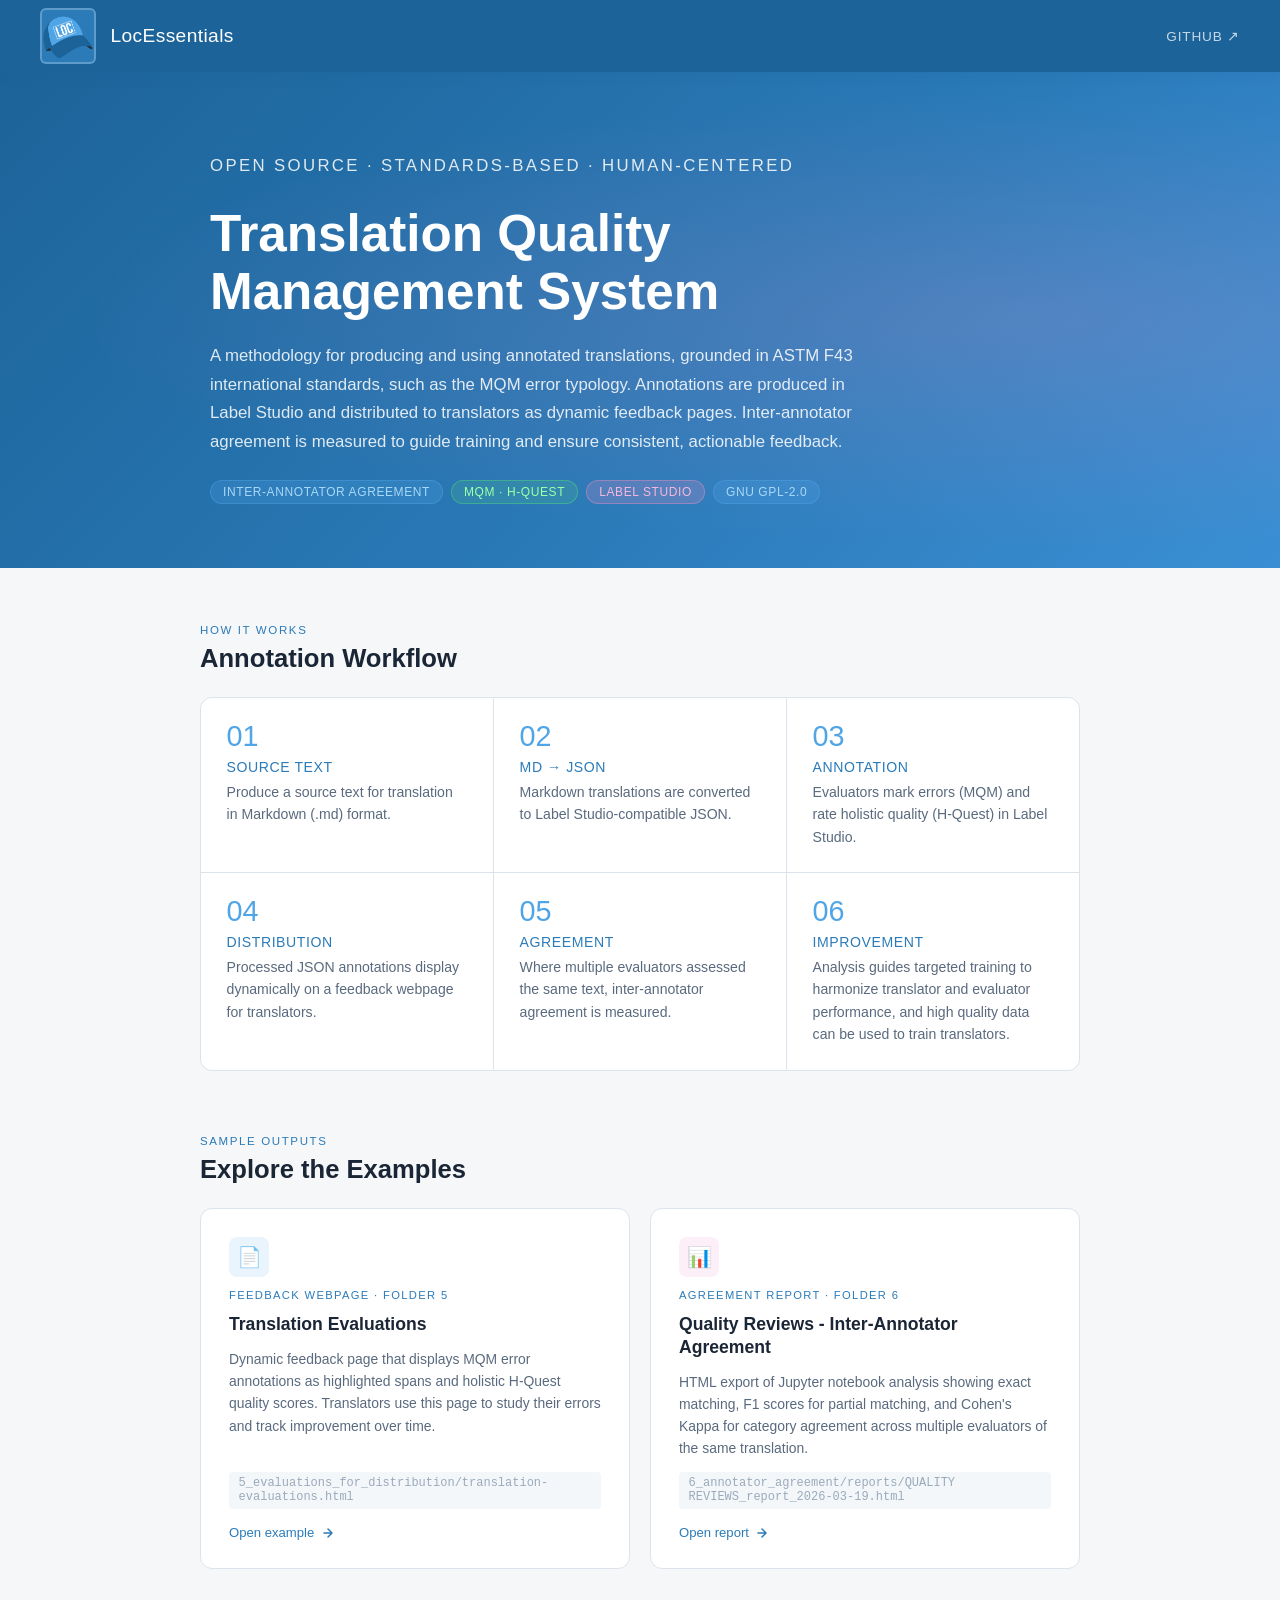
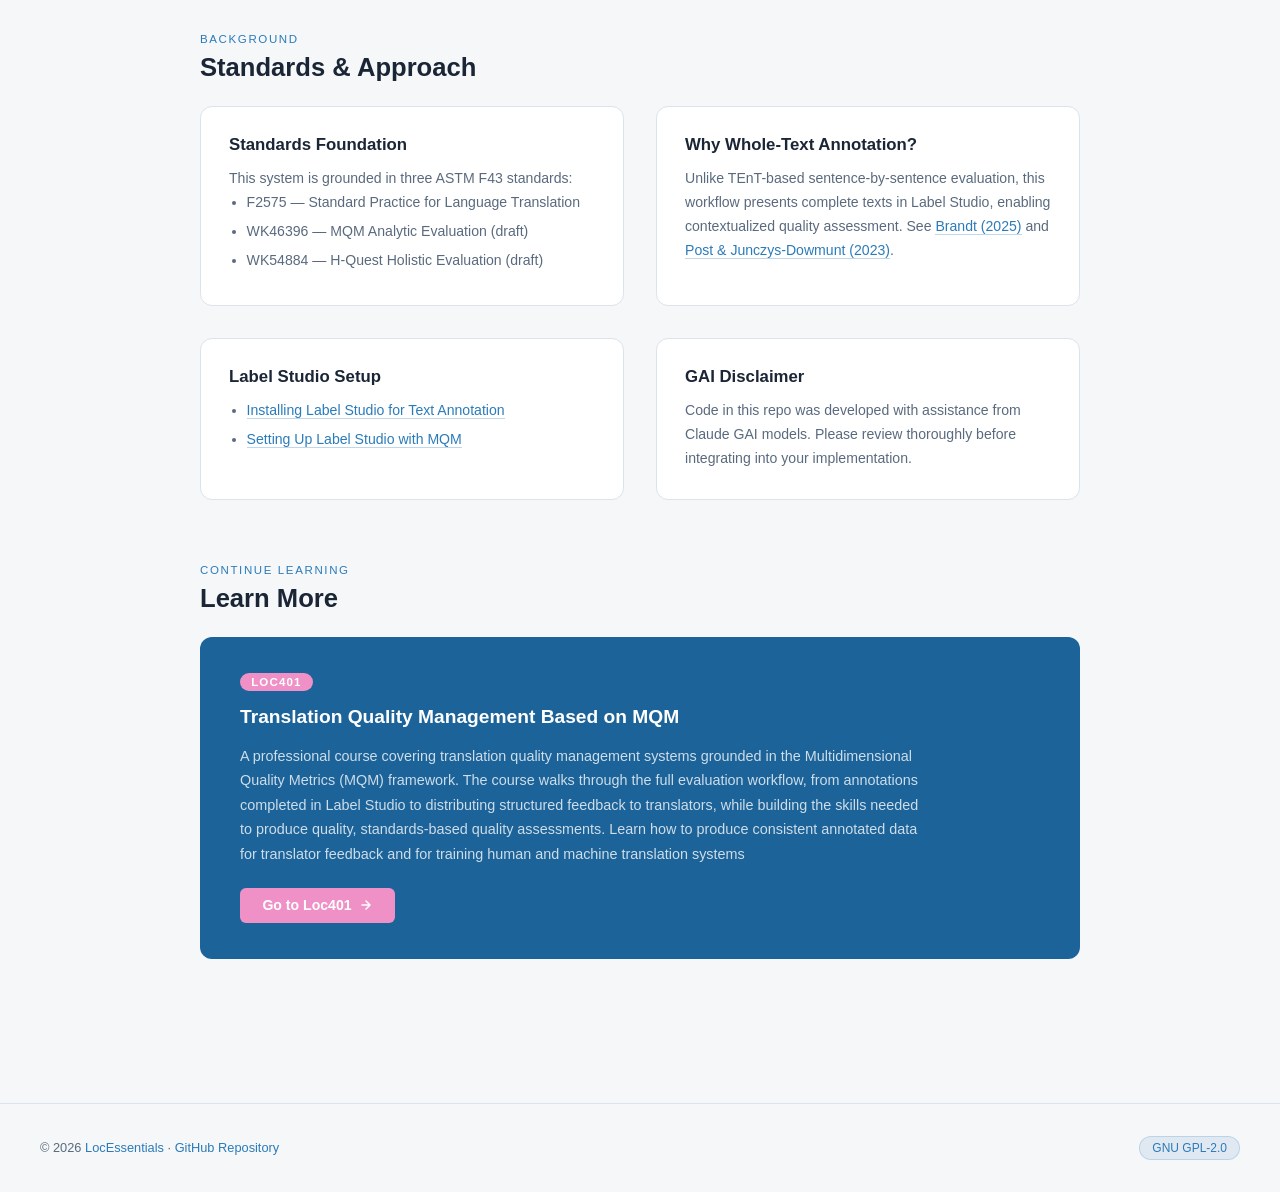
<file: index.html>
<!DOCTYPE html>
<html lang="en">
<head>
  <meta charset="UTF-8" />
  <meta name="viewport" content="width=device-width, initial-scale=1.0" />
  <title>Translation Quality Management — LocEssentials</title>

  <style>
    :root {
      --pink:        #ef91c6;
      --light-blue:  #50A5E6;
      --mid-blue:    #2b7bb9;
      --dark-blue:   #1c6399;
      --neon-green:  #60ff6c;
      --dark-green:  #1f6944;
      --dark-pink:   #691f44;
      --yellow:      #ffbc00;
      --alabaster:   #F5F7F9;
      --ink:         #1a2535;
      --muted:       #5a6a7e;
    }

    *, *::before, *::after { box-sizing: border-box; margin: 0; padding: 0; }

    body {
      font-family: Arial, sans-serif;
      font-weight: 400;
      background: var(--alabaster);
      color: var(--ink);
      min-height: 100vh;
    }

    /* ── HEADER ── */
    header {
      background: var(--dark-blue);
      padding: 0 2.5rem;
      display: flex;
      align-items: center;
      justify-content: space-between;
      height: 72px;
      position: sticky;
      top: 0;
      z-index: 100;
      box-shadow: 0 2px 12px rgba(28,99,153,0.18);
    }

    .logo-area {
      display: flex;
      align-items: center;
      gap: 0.9rem;
      text-decoration: none;
    }

    /* Placeholder cap logo */
    .logo-placeholder {
      width: 56px;
      height: 56px;
      border-radius: 6px;
      background: var(--mid-blue);
      border: 2px solid rgba(255,255,255,0.25);
      display: flex;
      align-items: center;
      justify-content: center;
      overflow: hidden;
    }
    .logo-placeholder img {
      width: 100%;
      height: 100%;
      object-fit: contain;
    }

    .logo-wordmark {
      font-family: Arial, sans-serif;
      font-size: 1.2rem;
      color: #fff;
      letter-spacing: 0.02em;
    }
    .logo-wordmark span {
      color: #fff;
    }

    nav a {
      color: rgba(255,255,255,0.75);
      text-decoration: none;
      font-size: 0.85rem;
      font-weight: 400;
      letter-spacing: 0.06em;
      text-transform: uppercase;
      transition: color 0.2s;
    }
    nav a:hover { color: var(--pink); }

    /* ── HERO ── */
    .hero {
      background: linear-gradient(135deg, var(--dark-blue) 0%, var(--mid-blue) 60%, #3a8fd4 100%);
      color: #fff;
      padding: 5rem 2.5rem 4rem;
      position: relative;
      overflow: hidden;
    }
    .hero::before {
      content: '';
      position: absolute;
      inset: 0;
      background: radial-gradient(ellipse at 80% 50%, rgba(239,145,198,0.18) 0%, transparent 65%);
    }
    .hero-inner {
      max-width: 860px;
      margin: 0 auto;
      position: relative;
    }
    .hero-eyebrow {
      font-size: 0.78rem;
      font-weight: 500;
      letter-spacing: 0.14em;
      text-transform: uppercase;
      color: var(--pink);
      margin-bottom: 1rem;
    }
    .hero h1 {
      font-family: Arial, sans-serif;
      font-size: clamp(2rem, 5vw, 3.2rem);
      line-height: 1.15;
      margin-bottom: 1.25rem;
    }
    .hero p {
      font-size: 1.05rem;
      line-height: 1.7;
      color: rgba(255,255,255,0.85);
      max-width: 680px;
      margin-bottom: 1.5rem;
    }
    .hero-tags {
      display: flex;
      flex-wrap: wrap;
      gap: 0.5rem;
    }
    .tag {
      display: inline-block;
      padding: 0.25rem 0.75rem;
      border-radius: 999px;
      font-size: 0.75rem;
      font-weight: 500;
      letter-spacing: 0.05em;
      text-transform: uppercase;
    }
    .tag-blue  { background: rgba(80,165,230,0.25); color: #a8d8f8; border: 1px solid rgba(80,165,230,0.4); }
    .tag-pink  { background: rgba(239,145,198,0.2); color: #f5b8dc; border: 1px solid rgba(239,145,198,0.4); }
    .tag-green { background: rgba(96,255,108,0.12); color: #9fffaa; border: 1px solid rgba(96,255,108,0.3); }

    /* ── MAIN CONTENT ── */
    main {
      max-width: 960px;
      margin: 0 auto;
      padding: 3.5rem 2.5rem 5rem;
    }

    /* ── SECTION HEADER ── */
    .section-label {
      font-size: 0.72rem;
      font-weight: 500;
      letter-spacing: 0.14em;
      text-transform: uppercase;
      color: var(--mid-blue);
      margin-bottom: 0.5rem;
    }
    .section-title {
      font-family: Arial, sans-serif;
      font-size: 1.6rem;
      color: var(--ink);
      margin-bottom: 1.5rem;
    }

    /* ── WORKFLOW STEPS ── */
    .workflow {
      display: grid;
      grid-template-columns: repeat(auto-fill, minmax(260px, 1fr));
      gap: 1px;
      background: #dde3ea;
      border: 1px solid #dde3ea;
      border-radius: 12px;
      overflow: hidden;
      margin-bottom: 4rem;
    }
    .step {
      background: #fff;
      padding: 1.5rem 1.6rem;
      transition: background 0.2s;
    }
    .step:hover { background: #f0f6fc; }
    .step-num {
      font-family: Arial, sans-serif;
      font-size: 1.8rem;
      color: var(--light-blue);
      line-height: 1;
      margin-bottom: 0.5rem;
    }
    .step h3 {
      font-size: 0.88rem;
      font-weight: 500;
      letter-spacing: 0.04em;
      text-transform: uppercase;
      color: var(--mid-blue);
      margin-bottom: 0.35rem;
    }
    .step p {
      font-size: 0.88rem;
      line-height: 1.6;
      color: var(--muted);
    }

    /* ── SAMPLE FILES ── */
    .samples-grid {
      display: grid;
      grid-template-columns: repeat(auto-fill, minmax(300px, 1fr));
      gap: 1.25rem;
      margin-bottom: 4rem;
    }
    .sample-card {
      background: #fff;
      border: 1px solid #dde3ea;
      border-radius: 12px;
      padding: 1.75rem;
      text-decoration: none;
      color: inherit;
      display: flex;
      flex-direction: column;
      gap: 0.75rem;
      transition: box-shadow 0.2s, transform 0.2s, border-color 0.2s;
      position: relative;
      overflow: hidden;
    }
    .sample-card::before {
      content: '';
      position: absolute;
      top: 0; left: 0; right: 0;
      height: 3px;
      opacity: 0;
      transition: opacity 0.2s;
    }
    .sample-card:hover {
      box-shadow: 0 8px 28px rgba(43,123,185,0.13);
      transform: translateY(-2px);
      border-color: var(--light-blue);
    }
    .sample-card:hover::before { opacity: 1; }

    .card-icon {
      width: 40px; height: 40px;
      border-radius: 8px;
      display: flex; align-items: center; justify-content: center;
      font-size: 1.25rem;
    }
    .card-icon-blue { background: rgba(80,165,230,0.12); }
    .card-icon-pink { background: rgba(239,145,198,0.15); }

    .card-type {
      font-size: 0.7rem;
      font-weight: 500;
      letter-spacing: 0.12em;
      text-transform: uppercase;
      color: var(--mid-blue);
    }
    .sample-card h3 {
      font-family: Arial, sans-serif;
      font-size: 1.1rem;
      line-height: 1.3;
      color: var(--ink);
    }
    .sample-card p {
      font-size: 0.87rem;
      line-height: 1.6;
      color: var(--muted);
      flex: 1;
    }
    .card-path {
      font-size: 0.75rem;
      color: #9aaabb;
      font-family: 'Courier New', monospace;
      background: #f4f7fa;
      padding: 0.3rem 0.6rem;
      border-radius: 4px;
    }
    .card-cta {
      display: inline-flex;
      align-items: center;
      gap: 0.4rem;
      font-size: 0.82rem;
      font-weight: 500;
      color: var(--mid-blue);
      margin-top: 0.25rem;
    }
    .card-cta svg { transition: transform 0.2s; }
    .sample-card:hover .card-cta svg { transform: translateX(3px); }

    /* ── ABOUT SECTION ── */
    .about-grid {
      display: grid;
      grid-template-columns: 1fr 1fr;
      gap: 2rem;
      margin-bottom: 4rem;
    }
    @media (max-width: 640px) { .about-grid { grid-template-columns: 1fr; } }
    .about-block {
      background: #fff;
      border: 1px solid #dde3ea;
      border-radius: 12px;
      padding: 1.75rem;
    }
    .about-block h3 {
      font-family: Arial, sans-serif;
      font-size: 1.05rem;
      margin-bottom: 0.75rem;
      color: var(--ink);
    }
    .about-block p, .about-block li {
      font-size: 0.88rem;
      line-height: 1.7;
      color: var(--muted);
    }
    .about-block ul {
      padding-left: 1.1rem;
    }
    .about-block li { margin-bottom: 0.3rem; }
    .about-block a {
      color: var(--mid-blue);
      text-decoration: none;
      border-bottom: 1px solid rgba(43,123,185,0.3);
      transition: border-color 0.2s;
    }
    .about-block a:hover { border-color: var(--mid-blue); }

    /* ── FOOTER ── */
    footer {
      border-top: 1px solid #dde3ea;
      padding: 2rem 2.5rem;
      display: flex;
      align-items: center;
      justify-content: space-between;
      flex-wrap: wrap;
      gap: 1rem;
    }
    .footer-left {
      font-size: 0.8rem;
      color: var(--muted);
    }
    .footer-left a {
      color: var(--mid-blue);
      text-decoration: none;
    }
    .footer-left a:hover { text-decoration: underline; }
    .license-badge {
      font-size: 0.75rem;
      padding: 0.25rem 0.75rem;
      border-radius: 999px;
      background: rgba(43,123,185,0.1);
      color: var(--mid-blue);
      border: 1px solid rgba(43,123,185,0.2);
    }

    /* ── LEARN MORE ── */
    .learn-more-card {
      background: var(--dark-blue);
      border-radius: 12px;
      overflow: hidden;
      margin-bottom: 4rem;
    }
    .learn-more-inner {
      padding: 2.25rem 2.5rem;
      display: flex;
      flex-direction: column;
      gap: 0.85rem;
    }
    .course-tag {
      display: inline-block;
      width: fit-content;
      padding: 0.2rem 0.7rem;
      border-radius: 999px;
      font-size: 0.72rem;
      font-weight: 700;
      letter-spacing: 0.1em;
      text-transform: uppercase;
      background: var(--pink);
      color: #fff;
    }
    .learn-more-card h3 {
      font-size: 1.2rem;
      font-weight: 700;
      color: #fff;
      line-height: 1.3;
    }
    .learn-more-card p {
      font-size: 0.9rem;
      line-height: 1.7;
      color: rgba(255,255,255,0.78);
      max-width: 680px;
    }
    .learn-more-btn {
      display: inline-flex;
      align-items: center;
      gap: 0.45rem;
      margin-top: 0.5rem;
      padding: 0.6rem 1.4rem;
      border-radius: 6px;
      background: var(--pink);
      color: #fff;
      font-size: 0.88rem;
      font-weight: 600;
      text-decoration: none;
      width: fit-content;
      transition: background 0.2s, transform 0.15s;
    }
    .learn-more-btn:hover {
      background: #e87dbf;
      transform: translateY(-1px);
    }
    .learn-more-btn svg { transition: transform 0.2s; }
    .learn-more-btn:hover svg { transform: translateX(3px); }

    /* ── RESPONSIVE ── */
    @media (max-width: 600px) {
      header { padding: 0 1.25rem; }
      .hero  { padding: 3rem 1.25rem 2.5rem; }
      main   { padding: 2.5rem 1.25rem 4rem; }
    }
  </style>
</head>
<body>

<!-- HEADER -->
<header>
  <a class="logo-area" href="#">
    <div class="logo-placeholder">
      <img src="LocCapTransparentTilted.png" alt="LocEssentials logo">
    </div>
    <span class="logo-wordmark">Loc<span>Essentials</span></span>
  </a>
  <nav>
    <a href="https://github.com/locessentials/translation-quality-evaluation" target="_blank">GitHub ↗</a>
  </nav>
</header>

<!-- HERO -->
<section class="hero">
  <div class="hero-inner">
    <p class="hero-eyebrow">Open Source · Standards-Based · Human-Centered</p>
    <h1>Translation Quality<br>Management System</h1>
    <p>
      A methodology for producing and using annotated translations, grounded in ASTM F43 international standards, such as the MQM error typology. Annotations are produced in Label Studio and distributed to translators as dynamic feedback pages. Inter-annotator agreement is measured to guide training and ensure consistent, actionable feedback.
    </p>
    <div class="hero-tags">
      <span class="tag tag-blue">Inter-Annotator Agreement</span>
      <span class="tag tag-green">MQM · H-Quest</span>
      <span class="tag tag-pink">Label Studio</span>

      <span class="tag tag-blue">GNU GPL-2.0</span>
    </div>
  </div>
</section>

<!-- MAIN -->
<main>

  <!-- WORKFLOW -->
  <p class="section-label">How it works</p>
  <h2 class="section-title">Annotation Workflow</h2>
  <div class="workflow">
    <div class="step">
      <div class="step-num">01</div>
      <h3>Source Text</h3>
      <p>Produce a source text for translation in Markdown (.md) format.</p>
    </div>
    <div class="step">
      <div class="step-num">02</div>
      <h3>MD → JSON</h3>
      <p>Markdown translations are converted to Label Studio-compatible JSON.</p>
    </div>
    <div class="step">
      <div class="step-num">03</div>
      <h3>Annotation</h3>
      <p>Evaluators mark errors (MQM) and rate holistic quality (H-Quest) in Label Studio.</p>
    </div>
    <div class="step">
      <div class="step-num">04</div>
      <h3>Distribution</h3>
      <p>Processed JSON annotations display dynamically on a feedback webpage for translators.</p>
    </div>
    <div class="step">
      <div class="step-num">05</div>
      <h3>Agreement</h3>
      <p>Where multiple evaluators assessed the same text, inter-annotator agreement is measured.</p>
    </div>
    <div class="step">
      <div class="step-num">06</div>
      <h3>Improvement</h3>
      <p>Analysis guides targeted training to harmonize translator and evaluator performance, and high quality data can be used to train translators.</p>
    </div>
  </div>

  <!-- SAMPLE FILES -->
  <p class="section-label">Sample outputs</p>
  <h2 class="section-title">Explore the Examples</h2>
  <div class="samples-grid">

    <a class="sample-card" href="5_evaluations_for_distribution/translation-evaluations.html" target="_blank">
      <div class="card-icon card-icon-blue">📄</div>
      <span class="card-type">Feedback Webpage · Folder 5</span>
      <h3>Translation Evaluations</h3>
      <p>
        Dynamic feedback page that displays MQM error annotations as highlighted spans
        and holistic H-Quest quality scores. Translators use this page to study their errors
        and track improvement over time.
      </p>
      <span class="card-path">5_evaluations_for_distribution/translation-evaluations.html</span>
      <span class="card-cta">
        Open example
        <svg width="14" height="14" viewBox="0 0 14 14" fill="none">
          <path d="M3 7h8M7 3l4 4-4 4" stroke="currentColor" stroke-width="1.5" stroke-linecap="round" stroke-linejoin="round"/>
        </svg>
      </span>
    </a>

    <a class="sample-card" href="6_annotator_agreement/reports/QUALITY REVIEWS_report_2026-03-19.html" target="_blank">
      <div class="card-icon card-icon-pink">📊</div>
      <span class="card-type">Agreement Report · Folder 6</span>
      <h3>Quality Reviews - Inter-Annotator Agreement</h3>
      <p>
        HTML export of Jupyter notebook analysis showing exact matching, F1 scores for
        partial matching, and Cohen's Kappa for category agreement across multiple evaluators
        of the same translation.
      </p>
      <span class="card-path">6_annotator_agreement/reports/QUALITY REVIEWS_report_2026-03-19.html</span>
      <span class="card-cta">
        Open report
        <svg width="14" height="14" viewBox="0 0 14 14" fill="none">
          <path d="M3 7h8M7 3l4 4-4 4" stroke="currentColor" stroke-width="1.5" stroke-linecap="round" stroke-linejoin="round"/>
        </svg>
      </span>
    </a>

  </div>

  <!-- ABOUT -->
  <p class="section-label">Background</p>
  <h2 class="section-title">Standards &amp; Approach</h2>
  <div class="about-grid">
    <div class="about-block">
      <h3>Standards Foundation</h3>
      <p>This system is grounded in three ASTM F43 standards:</p>
      <ul>
        <li>F2575 — Standard Practice for Language Translation</li>
        <li>WK46396 — MQM Analytic Evaluation (draft)</li>
        <li>WK54884 — H-Quest Holistic Evaluation (draft)</li>
      </ul>
    </div>
    <div class="about-block">
      <h3>Why Whole-Text Annotation?</h3>
      <p>
        Unlike TEnT-based sentence-by-sentence evaluation, this workflow presents complete
        texts in Label Studio, enabling contextualized quality assessment. See
        <a href="https://alainambrandt.locessentials.com/why-sentence-translation-wont-deliver" target="_blank">Brandt (2025)</a>
        and
        <a href="https://drive.google.com/file/d/1Z4C2fGYNUMsbMOROqx7MEoGg5aZenOfC/view" target="_blank">Post &amp; Junczys-Dowmunt (2023)</a>.
      </p>
    </div>
    <div class="about-block">
      <h3>Label Studio Setup</h3>
      <ul>
        <li><a href="https://locessentials.com/blog/2025/02/27/installing-label-studio-for-text-annotation/" target="_blank">Installing Label Studio for Text Annotation</a></li>
        <li><a href="https://locessentials.com/blog/2025/03/05/translation-error-annotation-setting-up-label-studio-using-mqm/" target="_blank">Setting Up Label Studio with MQM</a></li>
      </ul>
    </div>
    <div class="about-block">
      <h3>GAI Disclaimer</h3>
      <p>Code in this repo was developed with assistance from Claude GAI models. Please review thoroughly before integrating into your implementation.</p>
    </div>
  </div>

  <!-- LEARN MORE -->
  <p class="section-label">Continue Learning</p>
  <h2 class="section-title">Learn More</h2>
  <div class="learn-more-card">
    <div class="learn-more-inner">
      <span class="course-tag">LOC401</span>
      <h3>Translation Quality Management Based on MQM</h3>
      <p>
        A professional course covering translation quality management systems grounded in the Multidimensional Quality Metrics (MQM) framework. The course walks through the full evaluation workflow, from annotations completed in Label Studio to distributing structured feedback to translators, while building the skills needed to produce quality, standards-based quality assessments. Learn how to produce consistent annotated data for translator feedback and for training human and machine translation systems
      </p>
      <a class="learn-more-btn" href="https://loc401.locessentials.com/" target="_blank">
        Go to Loc401
        <svg width="14" height="14" viewBox="0 0 14 14" fill="none">
          <path d="M3 7h8M7 3l4 4-4 4" stroke="currentColor" stroke-width="1.5" stroke-linecap="round" stroke-linejoin="round"/>
        </svg>
      </a>
    </div>
  </div>

</main>

<!-- FOOTER -->
<footer>
  <div class="footer-left">
    &copy; 2026 <a href="https://locessentials.com" target="_blank">LocEssentials</a> ·
    <a href="https://github.com/locessentials/translation-quality-evaluation" target="_blank">GitHub Repository</a>
  </div>
  <span class="license-badge">GNU GPL-2.0</span>
</footer>

</body>
</html>
</file>
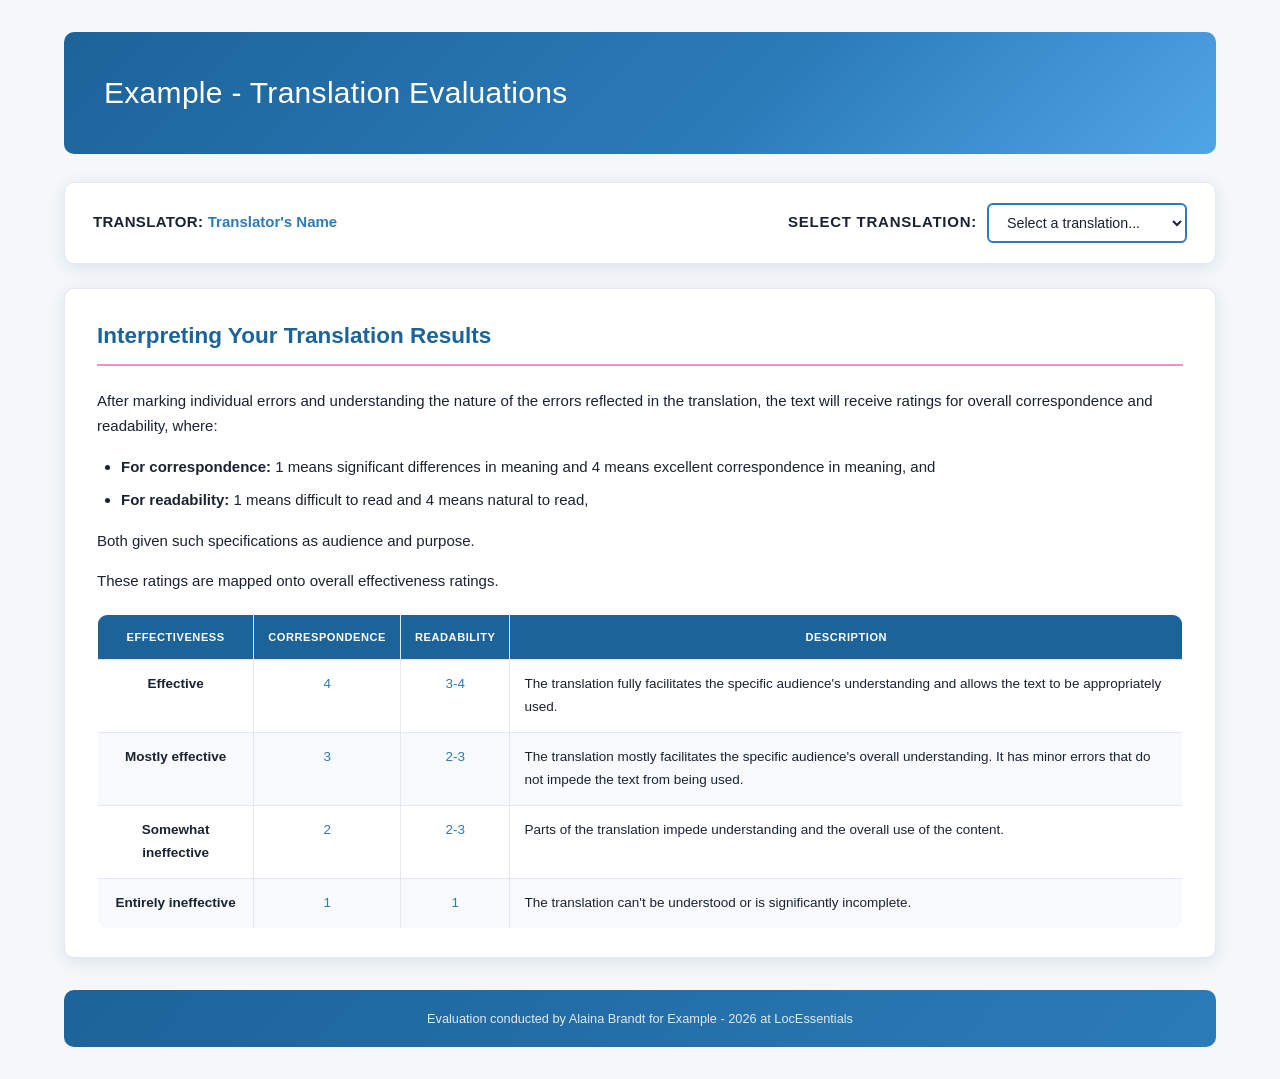
<file: 5_evaluations_for_distribution/translation-evaluations.html>
<!DOCTYPE html>
<html lang="en">
<head>
    <meta charset="UTF-8">
    <meta name="viewport" content="width=device-width, initial-scale=1.0">
    <title>Translation Evaluations</title>
    <link rel="stylesheet" href="styles.css">
</head>
<body>
    <header>
        <h1 id="page-title">Translation Evaluation</h1>
    </header>

    <!-- Translator Selection Section -->
    <div class="section translator-selection">
        <div class="translator-info">
            <h3>Translator: <span id="translator-name">Loading...</span></h3>
            <div class="translation-selector">
                <label for="translation-dropdown">Select Translation:</label>
                <select id="translation-dropdown" disabled>
                    <option value="">Loading translations...</option>
                </select>
            </div>
        </div>
    </div>

    <div id="loading" class="loading">
        <h3>Loading evaluation data...</h3>
    </div>

    <div id="content">
        <!-- Evaluated Text Section -->
        <div class="section">
            <h2>Evaluation</h2>
            
            <!-- Legend -->
            <h3>Legend</h3>
            <div class="legend" id="legend">
                <!-- Legend items will be populated by JavaScript -->
            </div>



            <!-- Text with highlights -->
            <h3>Annotated Text</h3>
            <div class="text-content" id="annotated-text">
                <!-- Annotated text will be populated by JavaScript -->
            </div>

            <!-- Display Notes -->
            <div class="notes-container" id="notes-container">
                <h3>📋 Display Note</h3>
                <p>If the formatting of this translation is not displaying correctly, it may be because the original Markdown formatting was not preserved during translation. Alternatively spans that overlap with Markdown syntax may cause display issues as well. To ensure the formatting displays correctly, the Markdown syntax from the source text must be maintained in the translation, and no annotations can overlap with the Markdown syntax.</p>
            </div>
        </div>

        <!-- Table View Section -->
        <div class="section">
            <h2>Table View</h2>
            
            <!-- Summary table -->
            <table class="summary-table" id="issues-table">
                <thead>
                    <tr>
                        <th>Text Segment</th>
                        <th>Dimension</th>
                        <th>Type</th>
                        <th>Impact</th>
                        <th>Comments</th>
                    </tr>
                </thead>
                <tbody id="issues-tbody">
                    <!-- Table rows will be populated by JavaScript -->
                </tbody>
            </table>
        </div>

        <!-- Overall Assessment Section -->
        <div class="section">
            <h2>Overall Assessment</h2>
            
            <div class="document-comments" id="document-issues">
                <h3>Document-Level Comments</h3>
                <div id="document-comments-content"></div>
            </div>

            <div class="scores-container">
                <div class="score-card">
                    <div class="score-label">Overall Correspondence</div>
                    <div class="score-value" id="correspondence-score">-</div>
                    <div>out of 4</div>
                    <div class="score-comment" id="correspondence-comment"></div>
                </div>
                
                <div class="score-card">
                    <div class="score-label">Overall Readability</div>
                    <div class="score-value" id="readability-score">-</div>
                    <div>out of 4</div>
                    <div class="score-comment" id="readability-comment"></div>
                </div>
            </div>
        </div>
    </div>

    <!-- Information Section -->
    <div class="section">
        <h2>Interpreting Your Translation Results</h2>
        
        <div class="info-content">
            <p>After marking individual errors and understanding the nature of the errors reflected in the translation, the text will receive ratings for overall correspondence and readability, where:</p>
            
            <ul>
                <li><strong>For correspondence:</strong> 1 means significant differences in meaning and 4 means excellent correspondence in meaning, and</li>
                <li><strong>For readability:</strong> 1 means difficult to read and 4 means natural to read,</li>
            </ul>
            
            <p>Both given such specifications as audience and purpose.</p>
            
            <p>These ratings are mapped onto overall effectiveness ratings.</p>
            
            <table class="effectiveness-table">
                <thead>
                    <tr>
                        <th>Effectiveness</th>
                        <th>Correspondence</th>
                        <th>Readability</th>
                        <th>Description</th>
                    </tr>
                </thead>
                <tbody>
                    <tr class="effective">
                        <td><strong>Effective</strong></td>
                        <td>4</td>
                        <td>3-4</td>
                        <td>The translation fully facilitates the specific audience's understanding and allows the text to be appropriately used.</td>
                    </tr>
                    <tr class="mostly-effective">
                        <td><strong>Mostly effective</strong></td>
                        <td>3</td>
                        <td>2-3</td>
                        <td>The translation mostly facilitates the specific audience's overall understanding. It has minor errors that do not impede the text from being used.</td>
                    </tr>
                    <tr class="somewhat-ineffective">
                        <td><strong>Somewhat ineffective</strong></td>
                        <td>2</td>
                        <td>2-3</td>
                        <td>Parts of the translation impede understanding and the overall use of the content.</td>
                    </tr>
                    <tr class="entirely-ineffective">
                        <td><strong>Entirely ineffective</strong></td>
                        <td>1</td>
                        <td>1</td>
                        <td>The translation can't be understood or is significantly incomplete.</td>
                    </tr>
                </tbody>
            </table>
        </div>
    </div>

    <!-- Tooltip element -->
    <div class="tooltip" id="tooltip"></div>

    <footer id="footer">
        <span id="footer-text">Loading...</span>
    </footer>

    <script src="scripts.js"></script>
</body>
</html>
</file>
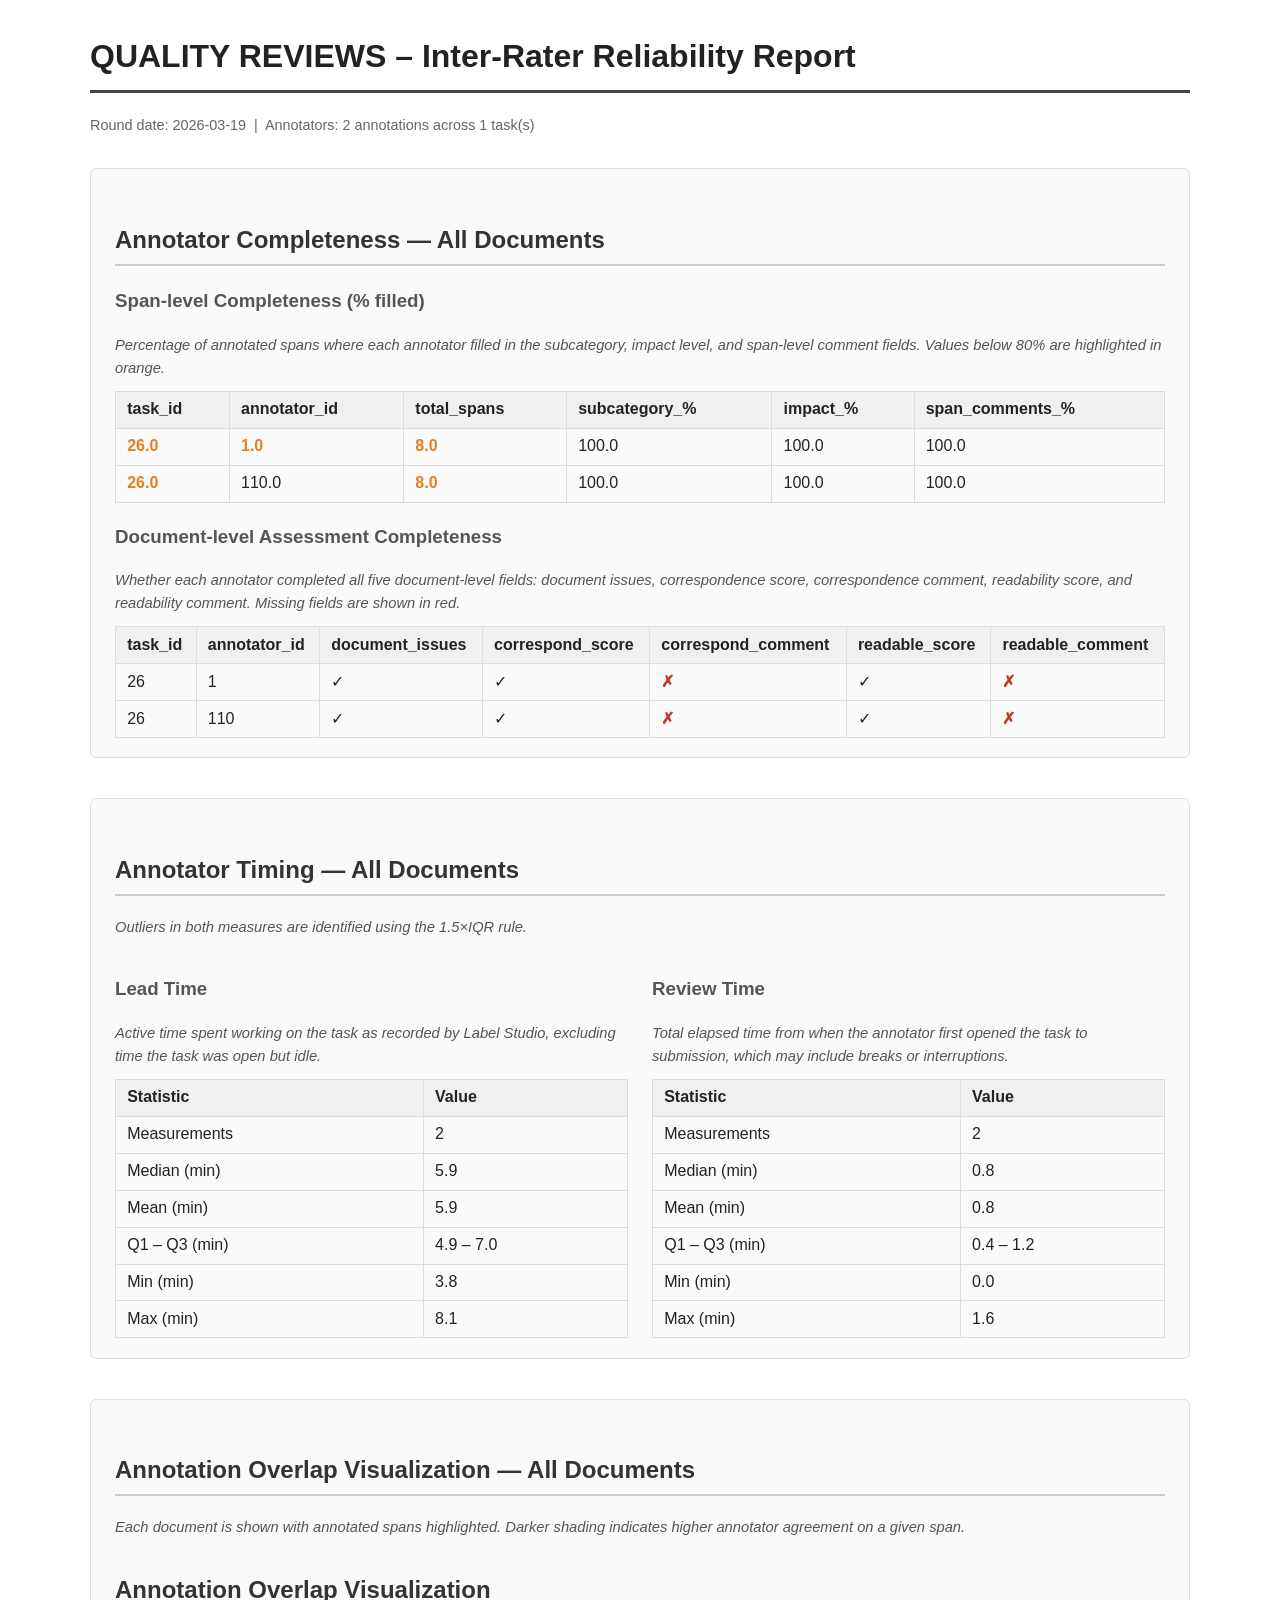
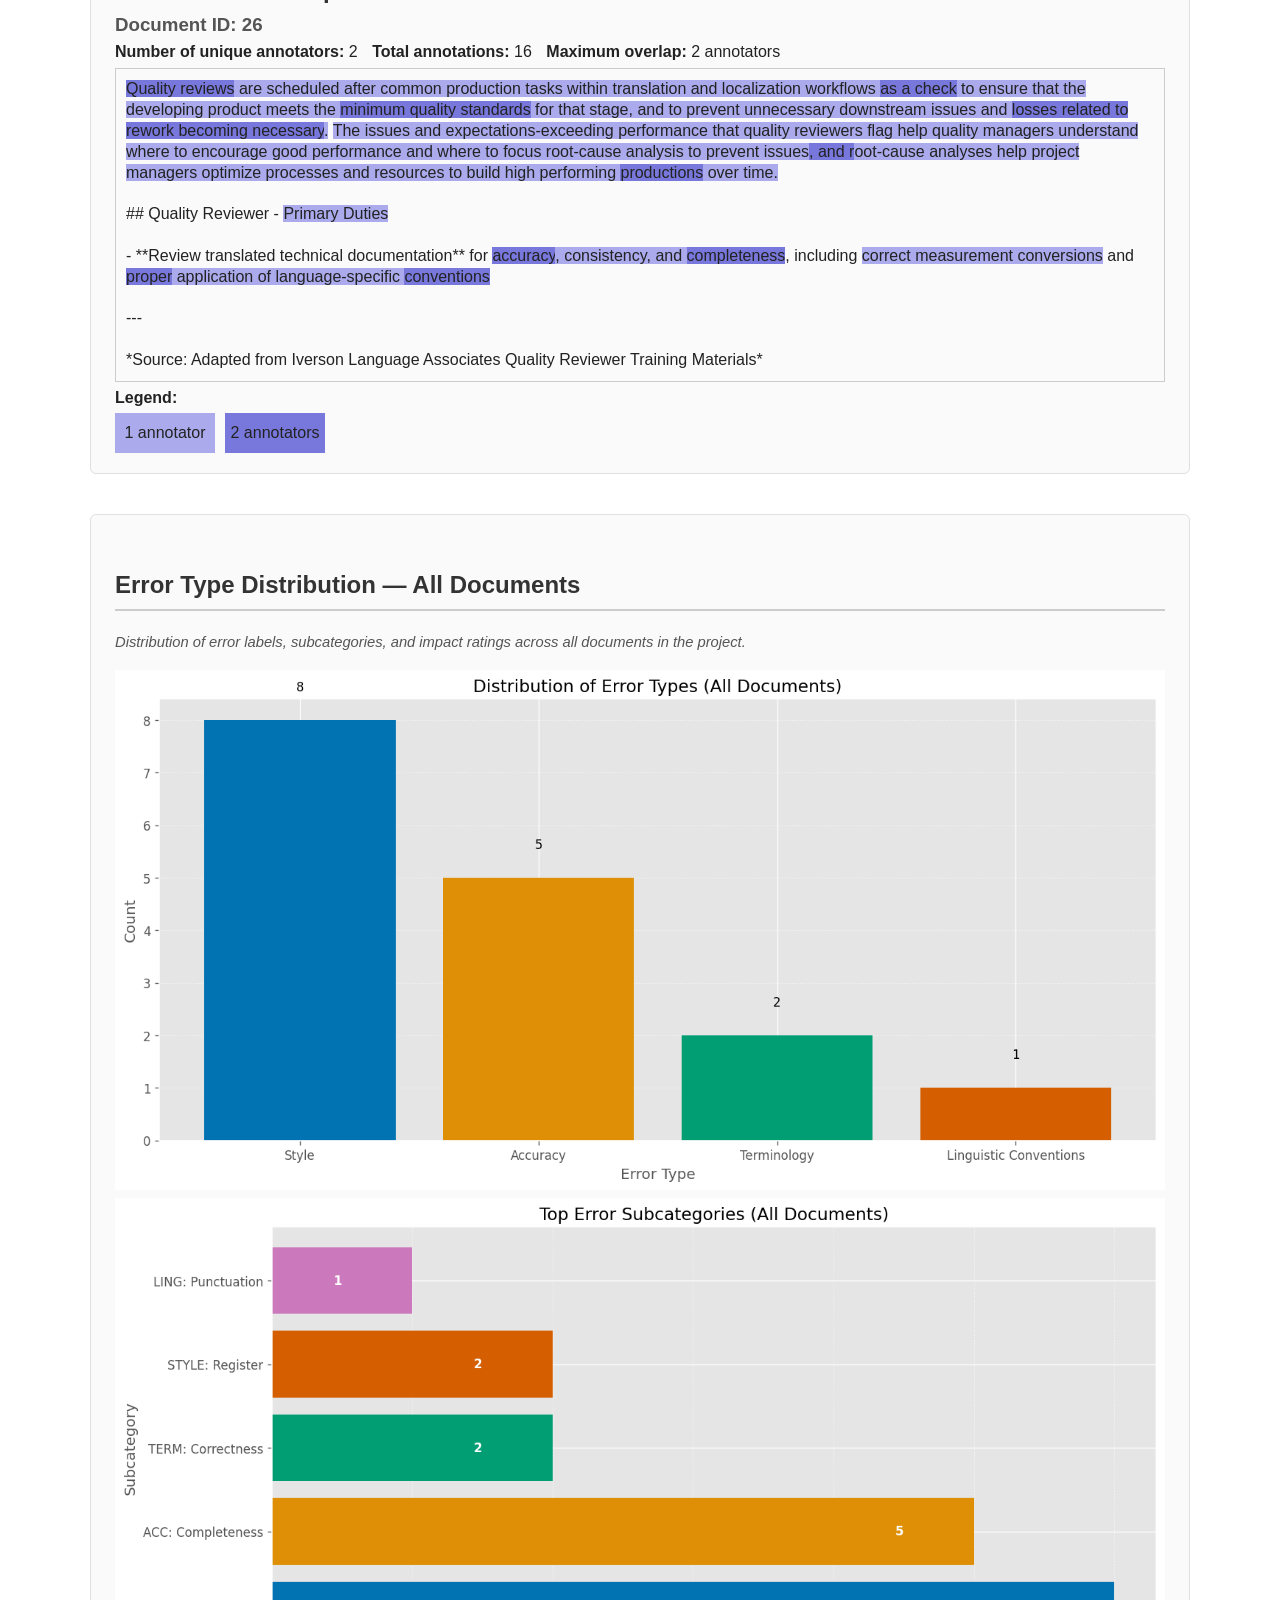
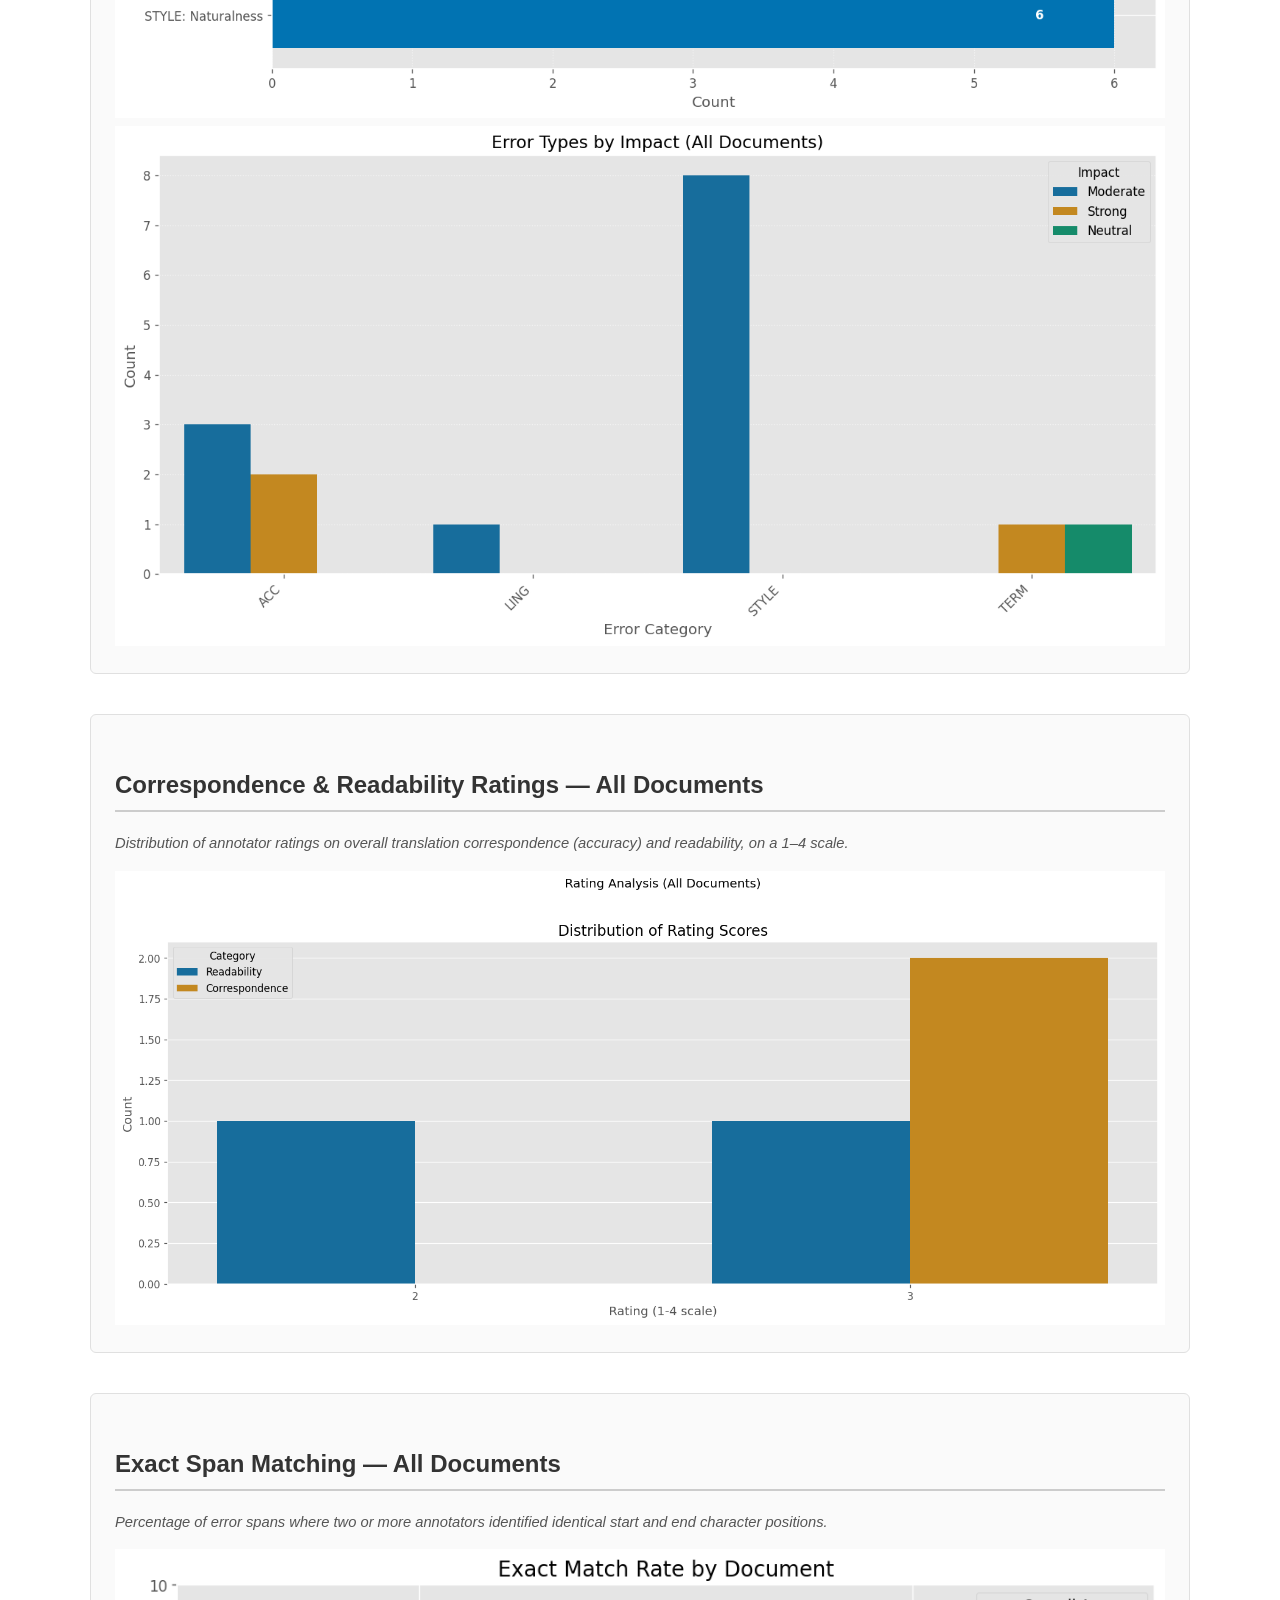
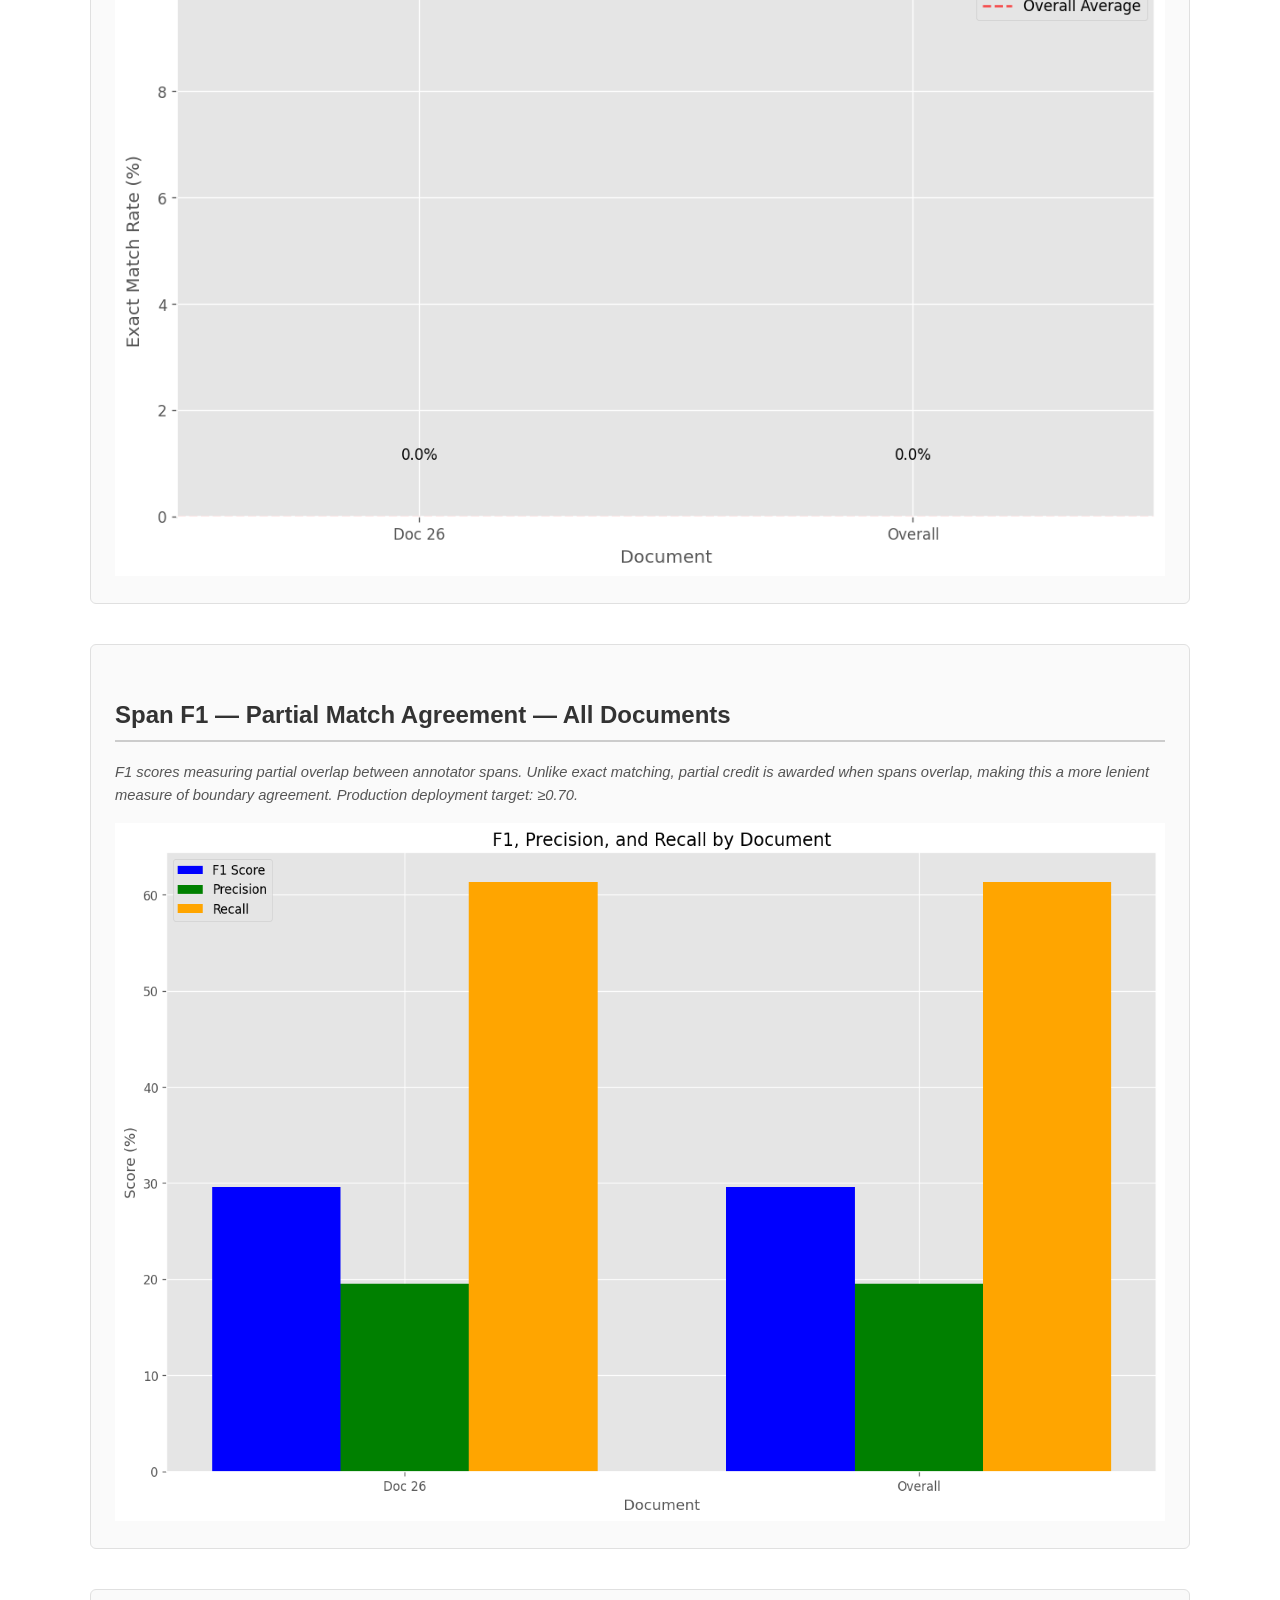
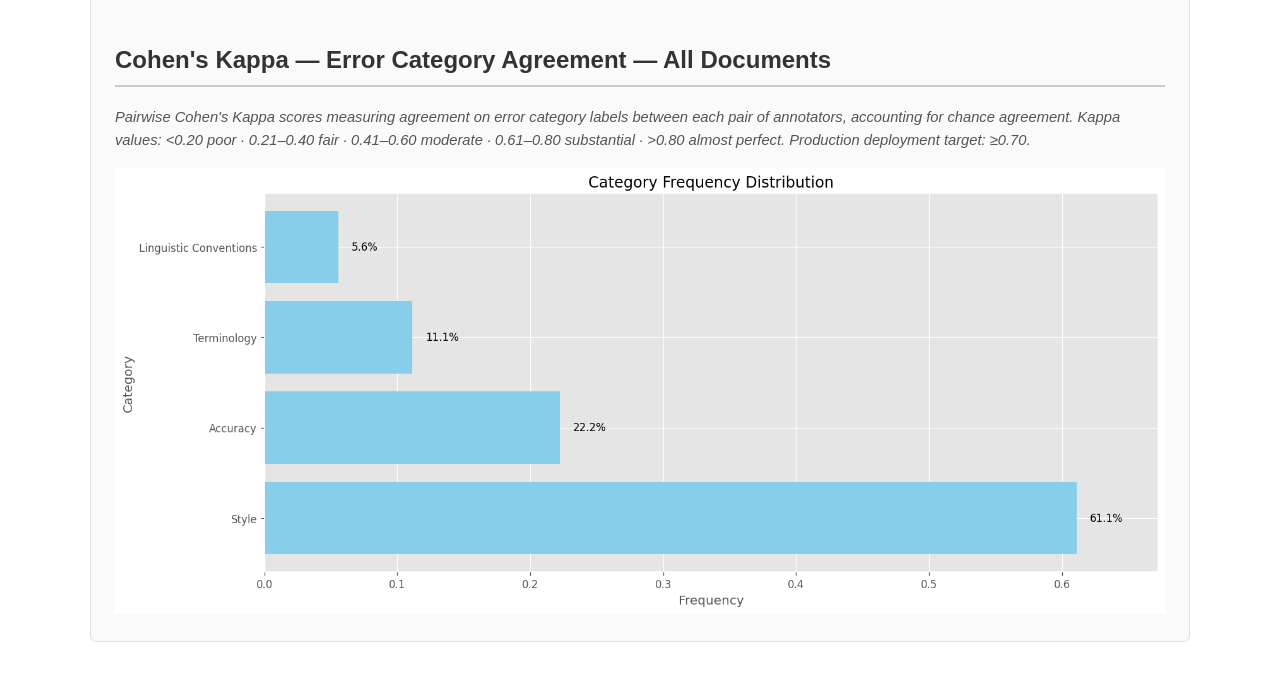
<file: 6_annotator_agreement/reports/QUALITY REVIEWS_report_2026-03-19.html>
<!DOCTYPE html>
<html lang="en">
<head>
  <meta charset="UTF-8" />
  <meta name="viewport" content="width=device-width, initial-scale=1.0" />
  <title>QUALITY REVIEWS – Inter-Rater Reliability Report – 2026-03-19</title>
  <style>
    body        { font-family: -apple-system, BlinkMacSystemFont, "Segoe UI", sans-serif;
                   max-width: 1100px; margin: 2rem auto; padding: 0 1.5rem;
                   color: #222; line-height: 1.55; }
    h1          { border-bottom: 3px solid #444; padding-bottom: .5rem; }
    h2          { color: #333; margin-top: 2rem; }
    h3          { color: #555; }
    .meta       { color: #666; font-size: .9rem; margin-bottom: 2rem; }
    .section-desc { color: #555; font-style: italic; font-size: .92rem;
                     margin: .4rem 0 1rem 0; }
    section     { background: #fafafa; border: 1px solid #e0e0e0;
                   border-radius: 6px; padding: 1.2rem 1.5rem; }
    .table-wrap { overflow-x: auto; margin-top: .5rem; }
    table       { border-collapse: collapse; white-space: nowrap; }
    th, td      { border: 1px solid #ddd; padding: .35rem .7rem; text-align: left; }
    thead tr    { background: #f0f0f0; }
  </style>
</head>
<body>
  <h1>QUALITY REVIEWS – Inter-Rater Reliability Report</h1>
  <p class="meta">Round date: 2026-03-19 &nbsp;|&nbsp;
     Annotators: 2 annotations across
     1 task(s)</p>
  
    <section style="margin-bottom: 2.5rem;">
      <h2 style="border-bottom: 2px solid #ccc; padding-bottom: .4rem;">Annotator Completeness — All Documents</h2>
      
      
            <h3 style="margin-top:1.2rem;">Span-level Completeness (% filled)</h3>
            <p style="color:#555; font-style:italic; font-size:.92rem; margin:.3rem 0 .7rem 0;">Percentage of annotated spans where each annotator filled in the subcategory, impact level, and span-level comment fields. Values below 80% are highlighted in orange.</p>
            <div class="table-wrap">
            <table style="width:100%;">
            <thead><tr style="background:#f0f0f0;"><th>task_id</th><th>annotator_id</th><th>total_spans</th><th>subcategory_%</th><th>impact_%</th><th>span_comments_%</th></tr></thead>
            <tbody><tr><td style="color:#e67e22; font-weight:bold;">26.0</td><td style="color:#e67e22; font-weight:bold;">1.0</td><td style="color:#e67e22; font-weight:bold;">8.0</td><td>100.0</td><td>100.0</td><td>100.0</td></tr><tr><td style="color:#e67e22; font-weight:bold;">26.0</td><td>110.0</td><td style="color:#e67e22; font-weight:bold;">8.0</td><td>100.0</td><td>100.0</td><td>100.0</td></tr></tbody>
            </table>
            </div>
            <h3 style="margin-top:1.2rem;">Document-level Assessment Completeness</h3>
            <p style="color:#555; font-style:italic; font-size:.92rem; margin:.3rem 0 .7rem 0;">Whether each annotator completed all five document-level fields: document issues, correspondence score, correspondence comment, readability score, and readability comment. Missing fields are shown in red.</p>
            <div class="table-wrap">
            <table style="width:100%;">
            <thead><tr style="background:#f0f0f0;"><th>task_id</th><th>annotator_id</th><th>document_issues</th><th>correspond_score</th><th>correspond_comment</th><th>readable_score</th><th>readable_comment</th></tr></thead>
            <tbody><tr><td>26</td><td>1</td><td>✓</td><td>✓</td><td style="color:#c0392b; font-weight:bold;">✗</td><td>✓</td><td style="color:#c0392b; font-weight:bold;">✗</td></tr><tr><td>26</td><td>110</td><td>✓</td><td>✓</td><td style="color:#c0392b; font-weight:bold;">✗</td><td>✓</td><td style="color:#c0392b; font-weight:bold;">✗</td></tr></tbody>
            </table>
            </div>
    </section>

    <section style="margin-bottom: 2.5rem;">
      <h2 style="border-bottom: 2px solid #ccc; padding-bottom: .4rem;">Annotator Timing — All Documents</h2>
      <p class="section-desc">Outliers in both measures are identified using the 1.5×IQR rule.</p>
      <div style="display:grid; grid-template-columns:1fr 1fr; gap:1.5rem; align-items:start;">
        <div>
        <h3 style="margin-top:1.2rem;">Lead Time</h3>
        <p style="color:#555; font-style:italic; font-size:.92rem; margin:.3rem 0 .7rem 0;">Active time spent working on the task as recorded by Label Studio, excluding time the task was open but idle.</p>
        <div class="table-wrap">
        <table style="width:100%;">
            <thead><tr style="background:#f0f0f0;"><th>Statistic</th><th>Value</th></tr></thead>
            <tbody>
            <tr><td>Measurements</td><td>2</td></tr>
            <tr><td>Median (min)</td><td>5.9</td></tr>
            <tr><td>Mean (min)</td><td>5.9</td></tr>
            <tr><td>Q1 – Q3 (min)</td><td>4.9 – 7.0</td></tr>
            <tr><td>Min (min)</td><td>3.8</td></tr>
            <tr><td>Max (min)</td><td>8.1</td></tr>
            
            </tbody>
        </table>
        </div>
        </div>
        <div>
        <h3 style="margin-top:1.2rem;">Review Time</h3>
        <p style="color:#555; font-style:italic; font-size:.92rem; margin:.3rem 0 .7rem 0;">Total elapsed time from when the annotator first opened the task to submission, which may include breaks or interruptions.</p>
        <div class="table-wrap">
        <table style="width:100%;">
            <thead><tr style="background:#f0f0f0;"><th>Statistic</th><th>Value</th></tr></thead>
            <tbody>
            <tr><td>Measurements</td><td>2</td></tr>
            <tr><td>Median (min)</td><td>0.8</td></tr>
            <tr><td>Mean (min)</td><td>0.8</td></tr>
            <tr><td>Q1 – Q3 (min)</td><td>0.4 – 1.2</td></tr>
            <tr><td>Min (min)</td><td>0.0</td></tr>
            <tr><td>Max (min)</td><td>1.6</td></tr>
            
            </tbody>
        </table>
        </div>
        </div></div>
    </section>

    <section style="margin-bottom: 2.5rem;">
      <h2 style="border-bottom: 2px solid #ccc; padding-bottom: .4rem;">Annotation Overlap Visualization — All Documents</h2>
      <p class="section-desc">Each document is shown with annotated spans highlighted. Darker shading indicates higher annotator agreement on a given span.</p>
      <h2 style='margin-bottom: 5px;'>Annotation Overlap Visualization</h2>
    <div style="font-family: Arial, sans-serif; line-height: 1.3; margin: 0; padding: 0;">
        <h3 style="margin: 0 0 4px 0;">Document ID: 26</h3>
        <div style="margin: 0 0 6px 0; white-space: nowrap;">
            <span><strong>Number of unique annotators:</strong> 2</span>
            <span style="margin-left: 10px;"><strong>Total annotations:</strong> 16</span>
            <span style="margin-left: 10px;"><strong>Maximum overlap:</strong> 2 annotators</span>
        </div>
        <div style="border: 1px solid #ccc; padding: 10px; margin: 4px 0;">
            <span style="background-color: rgb(120, 120, 220);" title="2 annotator(s)&#10;&#10;Annotator: 1 | Labels: Style | Subcategory: STYLE: Naturalness | Impact: Moderate | Comments: This is a very long sentence that is likely to lose the reader.&#10;Annotator: 1 | Labels: Terminology | Subcategory: TERM: Correctness | Impact: Neutral | Comments: Consider distinguishing the ideas of &quot;quality reviews&quot; from &quot;quality evaluations&quot;">Quality reviews</span><span style="background-color: rgb(170, 170, 237);" title="1 annotator(s)&#10;&#10;Annotator: 1 | Labels: Style | Subcategory: STYLE: Naturalness | Impact: Moderate | Comments: This is a very long sentence that is likely to lose the reader."> are scheduled after common production tasks within translation and localization workflows </span><span style="background-color: rgb(120, 120, 220);" title="2 annotator(s)&#10;&#10;Annotator: 110 | Labels: Style | Subcategory: STYLE: Naturalness | Impact: Moderate | Comments: Redundant, delete.&#10;Annotator: 1 | Labels: Style | Subcategory: STYLE: Naturalness | Impact: Moderate | Comments: This is a very long sentence that is likely to lose the reader.">as a check</span><span style="background-color: rgb(170, 170, 237);" title="1 annotator(s)&#10;&#10;Annotator: 1 | Labels: Style | Subcategory: STYLE: Naturalness | Impact: Moderate | Comments: This is a very long sentence that is likely to lose the reader."> to ensure that the developing product meets the </span><span style="background-color: rgb(120, 120, 220);" title="2 annotator(s)&#10;&#10;Annotator: 110 | Labels: Accuracy | Subcategory: ACC: Completeness | Impact: Moderate | Comments: Rephrasing recommended. The word &quot;minimum&quot; could be replaced with &quot;established&quot; to avoid negative connotations.&#10;Annotator: 1 | Labels: Style | Subcategory: STYLE: Naturalness | Impact: Moderate | Comments: This is a very long sentence that is likely to lose the reader.">minimum quality standards</span><span style="background-color: rgb(170, 170, 237);" title="1 annotator(s)&#10;&#10;Annotator: 1 | Labels: Style | Subcategory: STYLE: Naturalness | Impact: Moderate | Comments: This is a very long sentence that is likely to lose the reader."> for that stage, and to prevent unnecessary downstream issues and </span><span style="background-color: rgb(120, 120, 220);" title="2 annotator(s)&#10;&#10;Annotator: 110 | Labels: Style | Subcategory: STYLE: Naturalness | Impact: Moderate | Comments: Rephrasing recommended so that readers don&#39;t have to do so much work to parse this fragment.&#10;Annotator: 1 | Labels: Style | Subcategory: STYLE: Naturalness | Impact: Moderate | Comments: This is a very long sentence that is likely to lose the reader.">losses related to rework becoming necessary</span><span style="background-color: rgb(170, 170, 237);" title="1 annotator(s)&#10;&#10;Annotator: 1 | Labels: Style | Subcategory: STYLE: Naturalness | Impact: Moderate | Comments: This is a very long sentence that is likely to lose the reader.">.</span> <span style="background-color: rgb(170, 170, 237);" title="1 annotator(s)&#10;&#10;Annotator: 1 | Labels: Style | Subcategory: STYLE: Naturalness | Impact: Moderate | Comments: Same issue - unnecessarily long sentence">The issues and expectations-exceeding performance that quality reviewers flag help quality managers understand where to encourage good performance and where to focus root-cause analysis to prevent issues</span><span style="background-color: rgb(120, 120, 220);" title="2 annotator(s)&#10;&#10;Annotator: 1 | Labels: Style | Subcategory: STYLE: Naturalness | Impact: Moderate | Comments: Same issue - unnecessarily long sentence&#10;Annotator: 110 | Labels: Style | Subcategory: STYLE: Naturalness | Impact: Moderate | Comments: Recommended to start a new sentence here.">, and r</span><span style="background-color: rgb(170, 170, 237);" title="1 annotator(s)&#10;&#10;Annotator: 1 | Labels: Style | Subcategory: STYLE: Naturalness | Impact: Moderate | Comments: Same issue - unnecessarily long sentence">oot-cause analyses help project managers optimize processes and resources to build high performing </span><span style="background-color: rgb(120, 120, 220);" title="2 annotator(s)&#10;&#10;Annotator: 1 | Labels: Style | Subcategory: STYLE: Naturalness | Impact: Moderate | Comments: Same issue - unnecessarily long sentence&#10;Annotator: 110 | Labels: Accuracy | Subcategory: ACC: Completeness | Impact: Moderate | Comments: This idea seems incomplete. Perhaps &quot;production systems&quot; would be clearer.">productions</span><span style="background-color: rgb(170, 170, 237);" title="1 annotator(s)&#10;&#10;Annotator: 1 | Labels: Style | Subcategory: STYLE: Naturalness | Impact: Moderate | Comments: Same issue - unnecessarily long sentence"> over time.</span><br><br>## Quality Reviewer - <span style="background-color: rgb(170, 170, 237);" title="1 annotator(s)&#10;&#10;Annotator: 1 | Labels: Style | Subcategory: STYLE: Naturalness | Impact: Moderate | Comments: Update to: Primary Responsibilities">Primary Duties</span><br><br>- **Review translated technical documentation** for <span style="background-color: rgb(120, 120, 220);" title="2 annotator(s)&#10;&#10;Annotator: 1 | Labels: Accuracy | Subcategory: ACC: Completeness | Impact: Strong | Comments: Here, it would be useful to add discussion about why this idea of 100% accuracy in translation is not possible, though using specifications makes accuracy more definable.&#10;Annotator: 110 | Labels: Terminology | Subcategory: TERM: Correctness | Impact: Strong | Comments: The ideas of &quot;accuracy&quot; and &quot;completeness&quot; need to be grounded in the need for specifications. Otherwise what&#39;s &quot;accurate&quot; and &quot;complete&quot; is too open to interpretation.">accuracy</span><span style="background-color: rgb(170, 170, 237);" title="1 annotator(s)&#10;&#10;Annotator: 110 | Labels: Terminology | Subcategory: TERM: Correctness | Impact: Strong | Comments: The ideas of &quot;accuracy&quot; and &quot;completeness&quot; need to be grounded in the need for specifications. Otherwise what&#39;s &quot;accurate&quot; and &quot;complete&quot; is too open to interpretation.">, consistency, and </span><span style="background-color: rgb(120, 120, 220);" title="2 annotator(s)&#10;&#10;Annotator: 1 | Labels: Accuracy | Subcategory: ACC: Completeness | Impact: Strong | Comments: Same issue. The idea of &quot;completeness&quot; in translation is a tricky one. In translation, meaning loss from the source and additions in the target are part and parcel of translation. Reviewers need guidelines for what completeness actually means, i.e. that it&#39;s a matter of prioritization.&#10;Annotator: 110 | Labels: Terminology | Subcategory: TERM: Correctness | Impact: Strong | Comments: The ideas of &quot;accuracy&quot; and &quot;completeness&quot; need to be grounded in the need for specifications. Otherwise what&#39;s &quot;accurate&quot; and &quot;complete&quot; is too open to interpretation.">completeness</span>, including <span style="background-color: rgb(170, 170, 237);" title="1 annotator(s)&#10;&#10;Annotator: 110 | Labels: Accuracy | Subcategory: ACC: Completeness | Impact: Moderate | Comments: This idea isn&#39;t conveyed so well... Replace with: checking for correct measurement conversions.">correct measurement conversions</span> and <span style="background-color: rgb(120, 120, 220);" title="2 annotator(s)&#10;&#10;Annotator: 1 | Labels: Style | Subcategory: STYLE: Register | Impact: Moderate | Comments: This is a bit high-brow. Consider replacing with appropriate&#10;Annotator: 110 | Labels: Style | Subcategory: STYLE: Register | Impact: Moderate | Comments: Simplify to: that writing follows the usual language conventions">proper</span><span style="background-color: rgb(170, 170, 237);" title="1 annotator(s)&#10;&#10;Annotator: 110 | Labels: Style | Subcategory: STYLE: Register | Impact: Moderate | Comments: Simplify to: that writing follows the usual language conventions"> application of language-specific </span><span style="background-color: rgb(120, 120, 220);" title="2 annotator(s)&#10;&#10;Annotator: 110 | Labels: Style | Subcategory: STYLE: Register | Impact: Moderate | Comments: Simplify to: that writing follows the usual language conventions&#10;Annotator: 1 | Labels: Linguistic Conventions | Subcategory: LING: Punctuation | Impact: Moderate | Comments: End a sentence with a period">conventions</span><br><br>---<br><br>*Source: Adapted from Iverson Language Associates Quality Reviewer Training Materials*
        </div>
        <div style="margin: 6px 0 0 0;">
            <p style="margin: 0 0 5px 0;"><strong>Legend:</strong></p>
            <div style="display: flex; flex-wrap: wrap; gap: 5px;">
    
            <div style="background-color: rgb(170, 170, 237); display: flex; align-items: center; justify-content: center; min-width: 100px; height: 40px; text-align: center; margin-right: 5px;">
                1 annotator
            </div>
        
            <div style="background-color: rgb(120, 120, 220); display: flex; align-items: center; justify-content: center; min-width: 100px; height: 40px; text-align: center; margin-right: 5px;">
                2 annotators
            </div>
        
            </div>
        </div>
    </div>
    
    </section>

    <section style="margin-bottom: 2.5rem;">
      <h2 style="border-bottom: 2px solid #ccc; padding-bottom: .4rem;">Error Type Distribution — All Documents</h2>
      <p class="section-desc">Distribution of error labels, subcategories, and impact ratings across all documents in the project.</p>
      <img src="[data-uri]" style="max-width:100%;"/><img src="[data-uri]" style="max-width:100%;"/><img src="[data-uri]" style="max-width:100%;"/>
    </section>

    <section style="margin-bottom: 2.5rem;">
      <h2 style="border-bottom: 2px solid #ccc; padding-bottom: .4rem;">Correspondence & Readability Ratings — All Documents</h2>
      <p class="section-desc">Distribution of annotator ratings on overall translation correspondence (accuracy) and readability, on a 1–4 scale.</p>
      <img src="[data-uri]" style="max-width:100%;"/>
    </section>

    <section style="margin-bottom: 2.5rem;">
      <h2 style="border-bottom: 2px solid #ccc; padding-bottom: .4rem;">Exact Span Matching — All Documents</h2>
      <p class="section-desc">Percentage of error spans where two or more annotators identified identical start and end character positions.</p>
      <img src="[data-uri]" style="max-width:100%;"/>
    </section>

    <section style="margin-bottom: 2.5rem;">
      <h2 style="border-bottom: 2px solid #ccc; padding-bottom: .4rem;">Span F1 — Partial Match Agreement — All Documents</h2>
      <p class="section-desc">F1 scores measuring partial overlap between annotator spans. Unlike exact matching, partial credit is awarded when spans overlap, making this a more lenient measure of boundary agreement. Production deployment target: ≥0.70.</p>
      <img src="[data-uri]" style="max-width:100%;"/>
    </section>

    <section style="margin-bottom: 2.5rem;">
      <h2 style="border-bottom: 2px solid #ccc; padding-bottom: .4rem;">Cohen's Kappa — Error Category Agreement — All Documents</h2>
      <p class="section-desc">Pairwise Cohen's Kappa scores measuring agreement on error category labels between each pair of annotators, accounting for chance agreement. Kappa values: &lt;0.20 poor · 0.21–0.40 fair · 0.41–0.60 moderate · 0.61–0.80 substantial · &gt;0.80 almost perfect. Production deployment target: ≥0.70.</p>
      <img src="[data-uri]" style="max-width:100%;"/>
    </section>
</body>
</html>
</file>
<file: 5_evaluations_for_distribution/styles.css>
/* ============================================================
   LocEssentials – Translation Evaluations  |  styles.css
   Brand palette
     Pink         #ef91c6
     Light blue   #50A5E6
     Medium blue  #2b7bb9
     Dark blue    #1c6399
     Neon green   #60ff6c
     Dark green   #1f6944
     Dark pink    #691f44
     Yellow-orange #ffbc00
     Alabaster    #F5F7F9
   ============================================================ */



/* ── CSS Variables ─────────────────────────────────────────── */
:root {
  --pink:         #ef91c6;
  --pink-dark:    #691f44;
  --blue-light:   #50A5E6;
  --blue-mid:     #2b7bb9;
  --blue-dark:    #1c6399;
  --green-neon:   #60ff6c;
  --green-dark:   #1f6944;
  --yellow:       #ffbc00;
  --alabaster:    #F5F7F9;
  --white:        #ffffff;
  --text-primary: #1a2332;
  --text-secondary: #4a5568;
  --border:       #e2e8f0;
  --shadow-sm:    0 1px 3px rgba(28, 99, 153, 0.08);
  --shadow-md:    0 4px 16px rgba(28, 99, 153, 0.12);
  --shadow-lg:    0 8px 32px rgba(28, 99, 153, 0.16);
  --radius:       10px;
  --font-display: Arial, sans-serif;
  --font-body:    Arial, sans-serif;
}

/* ── Reset & Base ──────────────────────────────────────────── */
*, *::before, *::after { box-sizing: border-box; }

body {
  font-family: var(--font-body);
  font-size: 15px;
  max-width: 1200px;
  margin: 0 auto;
  padding: 32px 24px;
  background-color: var(--alabaster);
  color: var(--text-primary);
  line-height: 1.65;
  -webkit-font-smoothing: antialiased;
}

/* ── Header ────────────────────────────────────────────────── */
header {
  background: linear-gradient(135deg, var(--blue-dark) 0%, var(--blue-mid) 60%, var(--blue-light) 100%);
  color: var(--white);
  padding: 36px 40px;
  border-radius: var(--radius);
  margin-bottom: 28px;
  position: relative;
  overflow: hidden;
}

h1 {
  margin: 0;
  font-family: var(--font-display);
  font-size: 2em;
  font-weight: 400;
  letter-spacing: 0.01em;
}

/* ── Sections ──────────────────────────────────────────────── */
.section {
  background-color: var(--white);
  padding: 28px 32px;
  margin-bottom: 24px;
  border-radius: var(--radius);
  box-shadow: var(--shadow-md);
  border: 1px solid var(--border);
}

.section h2 {
  font-family: var(--font-display);
  font-size: 1.5em;
  font-weight: 550;
  color: var(--blue-dark);
  border-bottom: 2px solid var(--pink);
  padding-bottom: 10px;
  margin-top: 0;
  margin-bottom: 22px;
}

.section h3 {
  font-size: 1em;
  font-weight: 700;
  text-transform: uppercase;
  letter-spacing: 0.06em;
  color: var(--text-secondary);
  margin: 0 0 14px 0;
}

/* ── Translator Selection ──────────────────────────────────── */
.translator-selection {
  padding: 20px 28px;
}

.translator-info {
  display: flex;
  justify-content: space-between;
  align-items: center;
  flex-wrap: wrap;
  gap: 16px;
}

.translator-info h3 {
  margin: 0;
  font-family: var(--font-body);
  font-size: 1em;
  font-weight: 700;
  color: var(--text-primary);
  letter-spacing: 0.02em;
  text-transform: uppercase;
}

.translator-info #translator-name {
  color: var(--blue-mid);
  font-weight: 700;
  text-transform: none;
  letter-spacing: 0;
}

.translation-selector {
  display: flex;
  align-items: center;
  gap: 10px;
}

.translation-selector label {
  font-family: var(--font-body);
  font-weight: 700;
  color: var(--text-primary);
  font-size: 1em;
  text-transform: uppercase;
  letter-spacing: 0.05em;
}

.translation-selector select {
  padding: 9px 14px;
  border: 2px solid var(--blue-mid);
  border-radius: 6px;
  background-color: var(--white);
  color: var(--text-primary);
  font-family: var(--font-body);
  font-size: 0.95em;
  min-width: 200px;
  transition: border-color 0.2s, box-shadow 0.2s;
  cursor: pointer;
}

.translation-selector select:disabled {
  background-color: var(--alabaster);
  color: var(--text-secondary);
  border-color: var(--border);
  cursor: not-allowed;
}

.translation-selector select:focus {
  outline: none;
  border-color: var(--blue-dark);
}

/* ── Legend ────────────────────────────────────────────────── */
.legend {
  margin-bottom: 24px;
  padding: 20px 24px;
  background-color: var(--alabaster);
  border-radius: 8px;
  border: 1px solid var(--border);
}

.legend h3 {
  margin: 0 0 14px 0;
  font-family: var(--font-display);
  font-size: 1.05em;
  font-weight: 400;
  color: var(--blue-dark);
}

.legend-section {
  margin-bottom: 18px;
}

.legend-section:last-child {
  margin-bottom: 0;
}

.legend-section h4 {
  margin: 0 0 10px 0;
  color: var(--text-secondary);
  font-size: 0.78em;
  font-weight: 700;
  text-transform: uppercase;
  letter-spacing: 0.08em;
}

.legend-items {
  display: flex;
  flex-wrap: wrap;
  gap: 12px;
}

.legend-item {
  display: flex;
  align-items: center;
  gap: 8px;
  font-size: 0.88em;
  color: var(--text-primary);
}

.legend-color {
  width: 18px;
  height: 18px;
  border-radius: 4px;
  border: 1px solid rgba(0,0,0,0.08);
  flex-shrink: 0;
}

/* ── Display Note ──────────────────────────────────────────── */
.notes-container {
  background-color: #fff8e1;
  border-left: 4px solid #f0c040;
  padding: 14px 20px;
  border-radius: 8px;
  margin-bottom: 20px;
}

.notes-container h3 {
  margin: 0 0 6px 0;
  font-family: var(--font-body);
  font-size: 0.88em;
  font-weight: 700;
  text-transform: uppercase;
  letter-spacing: 0.05em;
  color: #7d5c00;
}

.notes-container p {
  margin: 0;
  font-size: 0.9em;
  color: #5a4000;
  line-height: 1.6;
}

/* ── Text Content (annotated translation) ──────────────────── */
.text-content {
  font-size: 1em;
  line-height: 1.85;
  color: var(--text-primary);
  border: 2px solid var(--border);
  border-radius: var(--radius);
  padding: 20px 24px;
  background-color: var(--white);
  box-shadow: var(--shadow-sm);
  margin-bottom: 20px;
}

.text-content h1 {
  font-family: var(--font-display);
  font-size: 1.5em;
  font-weight: 400;
  margin: 28px 0 16px;
  color: var(--blue-dark);
  border-bottom: none;
  padding-bottom: 0;
}

.text-content h2 {
  font-family: var(--font-display);
  font-size: 1.25em;
  font-weight: 400;
  margin: 22px 0 12px;
  color: var(--blue-mid);
  border-bottom: none;
  padding-bottom: 0;
}

.text-content h3 {
  font-size: 1.05em;
  font-weight: 600;
  margin: 18px 0 10px;
  color: var(--text-secondary);
}

.text-content table {
  width: 100%;
  border-collapse: collapse;
  margin: 18px 0;
  border: 1px solid var(--border);
  border-radius: 6px;
  overflow: hidden;
  font-size: 0.93em;
}

.text-content table th,
.text-content table td {
  padding: 10px 14px;
  border: 1px solid var(--border);
  text-align: left;
}

.text-content table th {
  background-color: var(--blue-dark);
  color: var(--white);
  font-weight: 600;
  font-size: 0.85em;
  text-transform: uppercase;
  letter-spacing: 0.04em;
}

.text-content ul, .text-content ol {
  margin: 10px 0;
  padding-left: 28px;
}

.text-content li { margin: 6px 0; }

.text-content p { margin: 10px 0; }

.text-content blockquote {
  margin: 18px 0;
  padding: 16px 22px;
  border-left: 4px solid var(--pink);
  background-color: #fdf5fa;
  font-style: italic;
  color: var(--text-secondary);
  border-radius: 0 6px 6px 0;
}

.text-content blockquote p { margin: 0; }

.text-content strong { font-weight: 700; }
.text-content em { font-style: italic; }

/* ── Highlights ────────────────────────────────────────────── */
.highlight {
  position: relative;
  cursor: default;
  padding: 2px 5px;
  border-radius: 0;
  -webkit-box-decoration-break: clone;
  box-decoration-break: clone;
  transition: transform 0.15s ease, box-shadow 0.15s ease;
}

.highlight:hover {
  transform: translateY(-1px);
  box-shadow: 0 2px 8px rgba(0,0,0,0.18);
  z-index: 10;
}

.highlight.terminology             { background-color: #1f6944; color: #fff; }
.highlight.accuracy                { background-color: #FF4A4A; color: #fff; }
.highlight.style                   { background-color: #ef91c6; color: #fff; }
.highlight.linguistic-conventions  { background-color: #50A5E6; color: #fff; }
.highlight.locale-conventions      { background-color: #ffbc00; color: #333; }
.highlight.audience-appropriateness{ background-color: #691f44; color: #fff; }
.highlight.quality-marker          { background-color: #60ff6c !important; color: #333 !important; }

/* ── Tooltip ───────────────────────────────────────────────── */
.tooltip {
  position: absolute;
  background-color: var(--blue-dark);
  color: var(--white);
  padding: 14px 16px;
  border-radius: 8px;
  font-size: 0.88em;
  max-width: 300px;
  z-index: 1000;
  opacity: 0;
  visibility: hidden;
  transition: opacity 0.25s ease;
  box-shadow: var(--shadow-lg);
  line-height: 1.45;
  pointer-events: none;
}

.tooltip.show {
  opacity: 1;
  visibility: visible;
}

.tooltip::after {
  content: '';
  position: absolute;
  top: 100%; left: 50%;
  margin-left: -5px;
  border: 5px solid transparent;
  border-top-color: var(--blue-dark);
}

.tooltip-header {
  font-weight: 700;
  margin-bottom: 8px;
  color: var(--pink);
  font-size: 0.95em;
}

.tooltip-info    { margin-bottom: 4px; }
.tooltip-severity { margin-bottom: 6px; font-size: 0.85em; color: rgba(255,255,255,0.75); }

.tooltip-comment {
  font-style: italic;
  color: rgba(255,255,255,0.85);
  margin-top: 8px;
  padding-top: 8px;
  border-top: 1px solid rgba(255,255,255,0.15);
}

/* ── Summary Table ─────────────────────────────────────────── */
.summary-table {
  width: 100%;
  border-collapse: collapse;
  margin-top: 16px;
  font-size: 0.9em;
  border: 1px solid var(--border);
  border-radius: var(--radius);
  overflow: hidden;
}

.summary-table th,
.summary-table td {
  padding: 13px 14px;
  text-align: left;
  border: 1px solid var(--border);
  vertical-align: top;
}

.summary-table th {
  background: var(--blue-dark);
  color: var(--white);
  font-weight: 600;
  font-size: 0.82em;
  text-transform: uppercase;
  letter-spacing: 0.05em;
  position: sticky;
  top: 0;
}

.summary-table tr:nth-child(even) { background-color: #f7f9fc; }
.summary-table tbody tr:hover           { background-color: #eef4fb; }

.summary-table td:last-child { border-right: none; }

.summary-table .text-segment {
  max-width: 200px;
  word-wrap: break-word;
  font-weight: 600;
  color: var(--blue-dark);
}

.summary-table .comments-cell {
  max-width: 300px;
  word-wrap: break-word;
  line-height: 1.5;
}

/* ── Badges ────────────────────────────────────────────────── */
.error-badge {
  display: inline-block;
  padding: 3px 8px;
  border-radius: 20px;
  font-size: 0.78em;
  font-weight: 700;
  margin-right: 4px;
}

.impact-badge {
  display: inline-block;
  padding: 3px 8px;
  border-radius: 20px;
  font-size: 0.78em;
  font-weight: 700;
}

.impact-neutral     { background-color: #dde3ea; color: #4a5568; }
.impact-moderate    { background-color: var(--yellow); color: #333; }
.impact-strong      { background-color: #e0621a; color: #fff; }
.impact-showstopper { background-color: #c0392b; color: #fff; }

.dimension-badge {
  display: inline-block;
  padding: 3px 8px;
  border-radius: 20px;
  font-size: 0.78em;
  font-weight: 700;
  color: #fff;
}
 
.dimension-badge.terminology              { background-color: #1f6944; }
.dimension-badge.accuracy                 { background-color: #FF4A4A; }
.dimension-badge.style                    { background-color: #ef91c6; color: #333; }
.dimension-badge.linguistic-conventions   { background-color: #50A5E6; }
.dimension-badge.locale-conventions       { background-color: #ffbc00; color: #333; }
.dimension-badge.audience-appropriateness { background-color: #691f44; }

.qm-badge {
  color: var(--yellow);
  font-size: 0.9em;
  margin-left: 4px;
}

/* ── Score Cards ───────────────────────────────────────────── */
.scores-container {
  display: grid;
  grid-template-columns: 1fr 1fr;
  gap: 20px;
  margin-bottom: 24px;
}

.score-card {
  background-color: var(--alabaster);
  padding: 28px 24px;
  border-radius: var(--radius);
  text-align: center;
  border: 1px solid var(--border);
  transition: box-shadow 0.2s;
}

.score-card:hover {
  box-shadow: var(--shadow-md);
}

.score-value {
  font-family: var(--font-display);
  font-size: 3em;
  font-weight: 400;
  color: var(--blue-dark);
  margin: 10px 0 4px;
  line-height: 1;
}

.score-label {
  font-size: 0.85em;
  font-weight: 700;
  text-transform: uppercase;
  letter-spacing: 0.06em;
  color: var(--text-secondary);
  margin-bottom: 4px;
}

.score-comment {
  font-style: italic;
  color: var(--text-secondary);
  margin-top: 12px;
  font-size: 0.9em;
  line-height: 1.5;
}

/* ── Document Comments ─────────────────────────────────────── */
.document-comments {
  background-color: var(--alabaster);
  padding: 22px 26px;
  margin-bottom: 20px;
  border-radius: var(--radius);
  border: 1px solid var(--border);
}

.document-comments:hover {
  box-shadow: var(--shadow-md);
}

.document-comments h3 {
  margin-top: 0;
  font-family: var(--font-display);
  font-size: 1.1em;
  font-weight: 400;
  color: var(--blue-dark);
  margin-bottom: 12px;
}

/* ── Effectiveness Table (info section) ────────────────────── */
.info-content {
  line-height: 1.7;
  color: var(--text-primary);
}
 
.info-content ul {
  margin: 14px 0;
  padding-left: 24px;
}
 
.info-content li { margin: 8px 0; }
 
.effectiveness-table {
  width: 100%;
  border-collapse: collapse;
  margin-top: 20px;
  font-size: 0.9em;
  border: 1px solid var(--border);
  border-radius: var(--radius);
  overflow: hidden;
}
 
.effectiveness-table th,
.effectiveness-table td {
  padding: 13px 14px;
  text-align: left;
  border: 1px solid var(--border);
  vertical-align: top;
}
 
.effectiveness-table th {
  background: var(--blue-dark);
  color: var(--white);
  font-weight: 600;
  font-size: 0.82em;
  text-transform: uppercase;
  letter-spacing: 0.05em;
  text-align: center;
}
 
.effectiveness-table td:first-child { font-weight: 400; text-align: center; }
.effectiveness-table td:nth-child(2),
.effectiveness-table td:nth-child(3) { text-align: center; font-weight: 400; color: var(--blue-mid); }
 
.effectiveness-table tr:nth-child(even) { background-color: #f7f9fc; }
.effectiveness-table tbody tr:hover { background-color: #eef4fb; }

/* ── Loading / Error ───────────────────────────────────────── */
#content {
  display: none;
}

.loading {
  text-align: center;
  padding: 48px;
  color: var(--text-secondary);
  font-style: italic;
}

.error {
  background-color: #c0392b;
  color: var(--white);
  padding: 20px 24px;
  border-radius: 8px;
  margin: 20px 0;
  font-weight: 500;
}

/* ── Footer ────────────────────────────────────────────────── */
footer {
  background: linear-gradient(135deg, var(--blue-dark) 0%, var(--blue-mid) 100%);
  color: rgba(255,255,255,0.85);
  text-align: center;
  padding: 18px;
  border-radius: var(--radius);
  margin-top: 32px;
  font-size: 0.85em;
  position: relative;
  overflow: hidden;
}

/* ── Responsive ────────────────────────────────────────────── */
@media (max-width: 768px) {
  body { padding: 12px; }

  .section { padding: 18px 16px; }

  .translator-info {
    flex-direction: column;
    align-items: flex-start;
  }

  .translation-selector { width: 100%; }
  .translation-selector select { min-width: auto; width: 100%; }

  .scores-container { grid-template-columns: 1fr; }

  .summary-table { font-size: 0.82em; }

  .tooltip {
    max-width: 240px;
    font-size: 0.82em;
  }

  .legend-items { gap: 10px; }
  .legend-section { margin-bottom: 14px; }

  h1 { font-size: 1.5em; }
}
</file>
